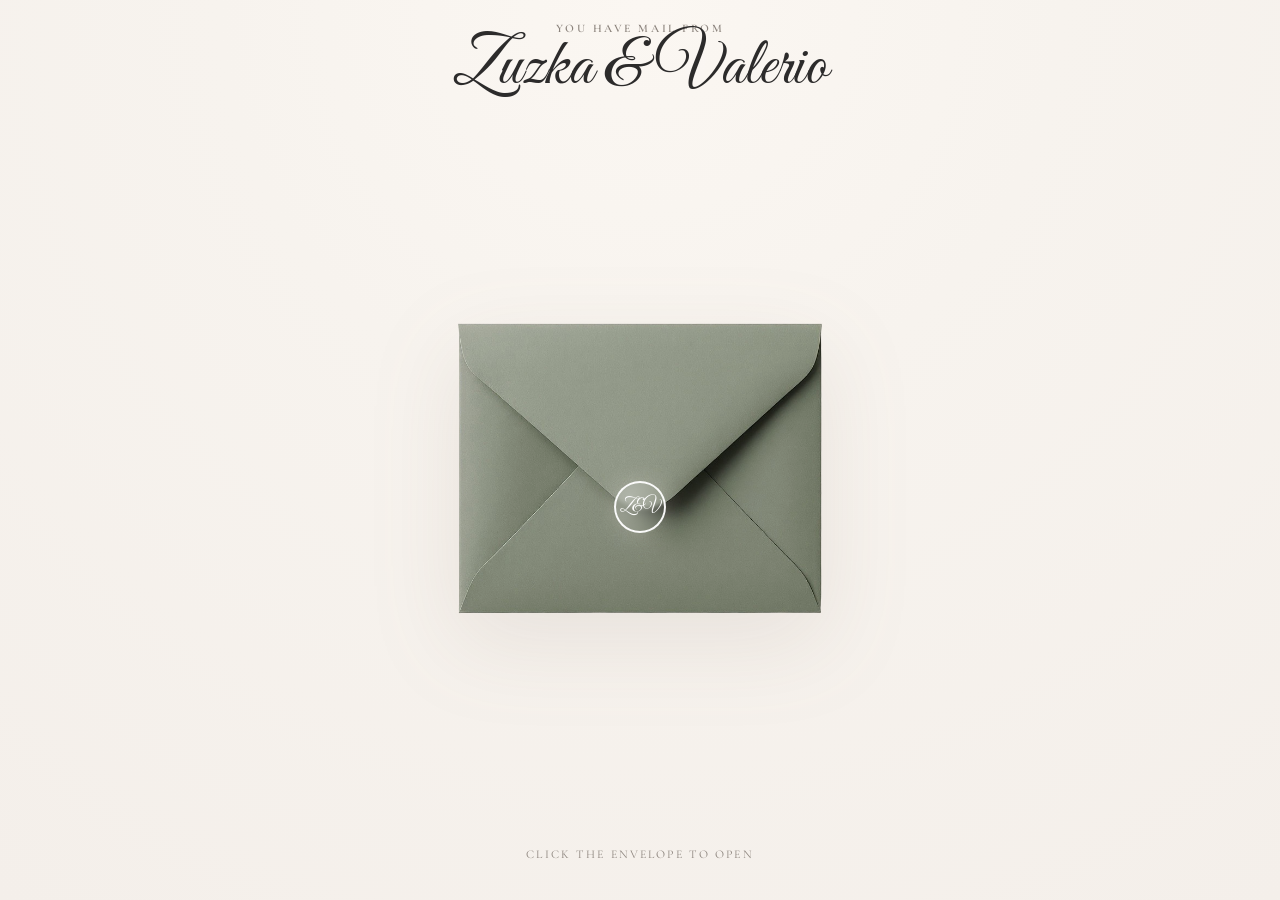
<file: index.html>
<!DOCTYPE html>
<html lang="en">
<head>
  <meta charset="UTF-8" />
  <meta name="viewport" content="width=device-width, initial-scale=1.0" />
  <title>Invitation</title>

  <link rel="preconnect" href="https://fonts.googleapis.com" />
  <link rel="preconnect" href="https://fonts.gstatic.com" crossorigin />
  <link
    href="https://fonts.googleapis.com/css2?family=Cormorant+Garamond:wght@400;500;600&family=Great+Vibes&display=swap"
    rel="stylesheet"
  />
  <link rel="stylesheet" href="style.css" />
</head>
<body class="intro-page-body">
  <iframe
    class="home-preview"
    id="homePreview"
    src="home.html"
    title="Wedding website"
  ></iframe>

  <div class="romantic-wash"></div>
  <div class="soft-glow"></div>

  <div class="sparkles">
    <span class="spark s1"></span>
    <span class="spark s2"></span>
    <span class="spark s3"></span>
    <span class="spark s4"></span>
    <span class="spark s5"></span>
    <span class="spark s6"></span>
  </div>


  <div class="intro-overlay" id="introOverlay">
    <main class="intro-wrap">
      <div class="intro-top">
        <p class="intro-kicker">You have mail from</p>
        <h1 class="intro-title">Zuzka &amp; Valerio</h1>
      </div>

      <button
        class="envelope-trigger"
        id="openEnvelope"
        type="button"
        aria-label="Open invitation"
      >
        <div class="envelope-stage">
          <img
            src="images/envelope-close.png"
            alt=""
            class="env-img env-closed"
            id="envClosed"
          />

          <img
            src="images/envelope-open.png"
            alt=""
            class="env-img env-open"
            id="envOpen"
          />

          <div class="env-letter" id="envLetter">
            <div class="env-letter-inner">
              <p class="env-letter-small">Wedding Invitation</p>
              <h2>Zuzka &amp; Valerio</h2>
              <p>19 September 2026</p>
              <p>Rimini, Italy</p>
            </div>
          </div>

          <div class="env-seal" id="envSeal">Z&amp;V</div>
        </div>
      </button>

      <div class="intro-bottom">
        <p class="intro-hint">Click the envelope to open</p>
      </div>
    </main>
  </div>
  

  <script>
    document.addEventListener("DOMContentLoaded", () => {
      const trigger = document.getElementById("openEnvelope");
      const body = document.body;
      const homePreview = document.getElementById("homePreview");

      let opened = false;
      let homeLoaded = false;

      if (homePreview) {
        homePreview.addEventListener("load", () => {
          homeLoaded = true;
          body.classList.add("home-loaded");
        });
      } else {
        homeLoaded = true;
        body.classList.add("home-loaded");
      }

      if (!trigger) return;

      trigger.addEventListener("click", () => {
        if (opened || !homeLoaded) return;
        opened = true;

        body.classList.add("opening");

        setTimeout(() => {
          body.classList.add("opened");
        }, 1700);
      });
    });
  </script>
</body>
</html>
</file>
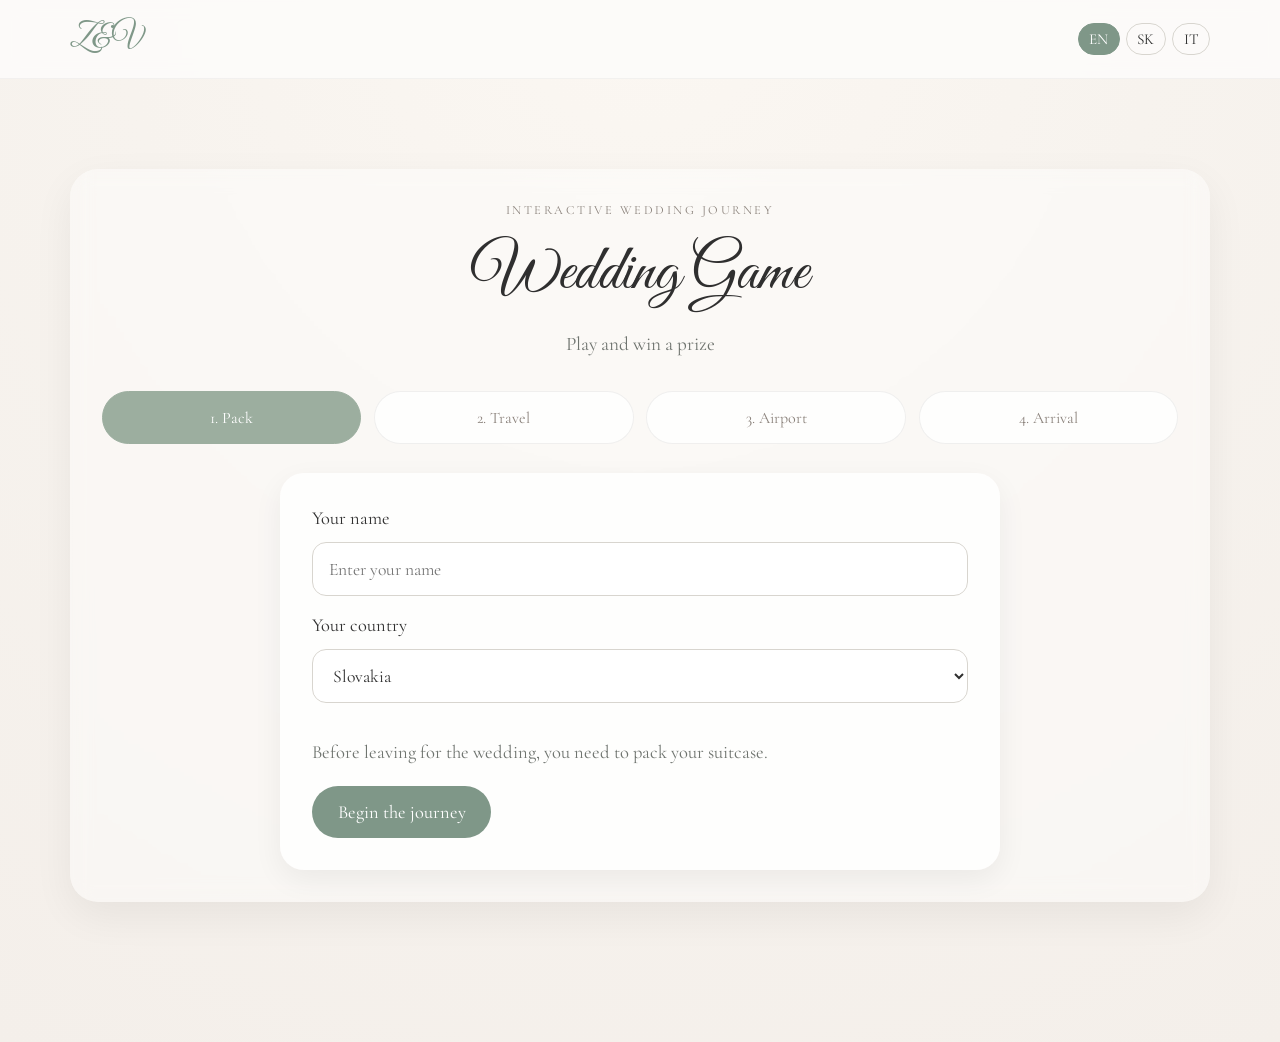
<file: game.html>
<!DOCTYPE html>
<html lang="en">
<head>
    <meta charset="UTF-8" />
    <meta name="viewport" content="width=device-width, initial-scale=1.0" />
    <title>Wedding Journey Game</title>

    <link rel="preconnect" href="https://fonts.googleapis.com" />
    <link rel="preconnect" href="https://fonts.gstatic.com" crossorigin />
    <link
            href="https://fonts.googleapis.com/css2?family=Cormorant+Garamond:wght@400;500;600&family=Great+Vibes&display=swap"
            rel="stylesheet"
    />
    <link rel="stylesheet" href="style.css" />
</head>
<body class="game-page-body">
<header class="topbar">
    <div class="container nav-wrap">
        <a href="index.html" class="brand">Z&amp;V</a>

        <div class="lang-switch">
            <button type="button" data-lang="en">EN</button>
            <button type="button" data-lang="sk">SK</button>
            <button type="button" data-lang="it">IT</button>
        </div>
    </div>
</header>

<main class="game-page">
    <section class="section">
        <div class="container">
            <div class="game-shell">
                <div class="game-head">
                    <p class="game-kicker" data-i18n="game.kicker">Interactive Wedding Journey</p>
                    <h1 class="section-title game-main-title" data-i18n="game.title">Journey to Rimini</h1>
                    <p class="game-subtitle" data-i18n="game.subtitle">
                        Pack wisely, travel safely, and arrive at the wedding.
                    </p>
                </div>

                <div class="game-progress-wrap">
                    <div class="game-step active" id="stepIndicator1">1. Pack</div>
                    <div class="game-step" id="stepIndicator2">2. Travel</div>
                    <div class="game-step" id="stepIndicator3">3. Airport</div>
                    <div class="game-step" id="stepIndicator4">4. Arrival</div>
                </div>

                <!-- Intro -->
                <div class="game-panel" id="introScreen">
                    <div class="game-intro-card">
                        <label class="game-label" for="guestName" data-i18n="game.nameLabel">Your name</label>
                        <input
                                id="guestName"
                                class="game-input"
                                type="text"
                                placeholder="Enter your name"
                                data-i18n-placeholder="game.namePlaceholder"
                        />
                        <label class="game-label" for="guestCountry">Your country</label>
                        <select id="guestCountry" class="game-input">
                            <option value="sk">Slovakia</option>
                            <option value="lu">Luxembourg</option>
                            <option value="it">Italy</option>
                        </select>
                        <p class="game-text" data-i18n="game.introText">
                            Before leaving for the wedding, you need to pack your suitcase.
                        </p>

                        <button class="play-btn" id="beginJourneyBtn" type="button" data-i18n="game.begin">
                            Begin the journey
                        </button>
                    </div>
                </div>
                <div class="game-panel hidden" id="storyScreen">
                    <div class="game-scene-card story-card">
                        <img id="storyImage" class="game-scene-image" alt="">
                        <p id="storyText" class="game-scene-text"></p>

                        <div class="final-slide-actions">
                            <button type="button" class="play-btn" id="storyNextBtn">Next</button>
                        </div>
                    </div>
                </div>
                <!-- Level 1 -->
                <div class="game-panel hidden" id="packingScreen">
                    <div class="packing-layout">
                        <div class="packing-side">
                            <h2 class="game-section-title" data-i18n="game.packTitle">Pack your suitcase</h2>
                            <p class="game-text" data-i18n="game.packText">
                                Drag the right items into the suitcase. Be careful what you bring.
                            </p>

                            <div class="packing-items" id="packingItems"></div>
                        </div>

                        <div class="packing-side">
                            <div class="suitcase-card">
                                <div class="suitcase-top">
                                    <h3 data-i18n="game.suitcase">Suitcase</h3>
                                    <span id="suitcaseCount">0 / 8</span>
                                </div>

                                <div class="suitcase-grid" id="suitcaseGrid"></div>

                                <div class="suitcase-actions">
                                    <button class="secondary-btn" id="resetSuitcaseBtn" type="button" data-i18n="game.reset">
                                        Reset
                                    </button>
                                    <button class="play-btn" id="finishPackingBtn" type="button" data-i18n="game.finishPacking">
                                        Continue
                                    </button>
                                </div>
                            </div>
                        </div>
                    </div>
                </div>

                <!-- Level 2 -->
                <div class="game-panel hidden" id="roadScreen">
                    <div class="road-topbar">
                        <div class="road-badge">
                            <span data-i18n="game.progress">Progress</span>
                            <strong id="roadProgressText">0%</strong>
                        </div>
                        <div class="road-badge">
                            <span data-i18n="game.delays">Traffic hits</span>
                            <strong id="roadHitsText">0</strong>
                        </div>
                    </div>

                    <canvas id="roadCanvas" width="1100" height="460"></canvas>

                    <p class="game-text center" data-i18n="game.roadHelp">
                        Use ↑ and ↓ to change lanes and avoid delays on the way to the airport.
                    </p>
                </div>

                <!-- Level 3 -->
                <div class="game-panel hidden" id="securityScreen">
                    <div class="security-card">
                        <h2 class="game-section-title" data-i18n="game.securityTitle">Airport security</h2>
                        <p class="game-text" id="securityMessage">
                            Your suitcase is being checked.
                        </p>

                        <div class="scanner-wrap">
                            <div class="scanner-belt">
                                <div class="scanner-suitcase" id="scannerSuitcase">🧳</div>
                                <div class="scanner-gate" id="scannerGate">
                                    <div class="scanner-light" id="scannerLight"></div>
                                </div>
                            </div>
                        </div>

                        <div class="security-actions hidden" id="securityRetryWrap">
                            <button class="play-btn" id="repackBtn" type="button" data-i18n="game.repack">
                                Repack the suitcase
                            </button>
                        </div>
                    </div>
                </div>

                <!-- Final -->
                <div class="game-panel hidden" id="finalScreen">
                    <div class="final-scene">
                        <div class="final-overlay">
                            <p class="game-kicker">Rimini</p>
                            <h2 class="final-title" data-i18n="game.finalTitle">You made it</h2>
                            <p class="final-text" id="finalPersonalText">
                                Welcome to Rimini.
                            </p>
                            <p class="final-reward" data-i18n="game.rewardText">
                                Your prize: a dance with the newlyweds
                            </p>

                            <div class="game-win-actions">
                                <button class="play-btn" id="downloadPrizeBtn" type="button" data-i18n="game.downloadPrize">
                                    Download your prize
                                </button>
                                <a class="secondary-btn" href="index.html" data-i18n="game.backSite">Back to website</a>
                            </div>
                        </div>
                    </div>
                </div>

            </div>
        </div>
    </section>
</main>

<script src="script.js"></script>
<script src="game.js"></script>
</body>
</html>
</file>
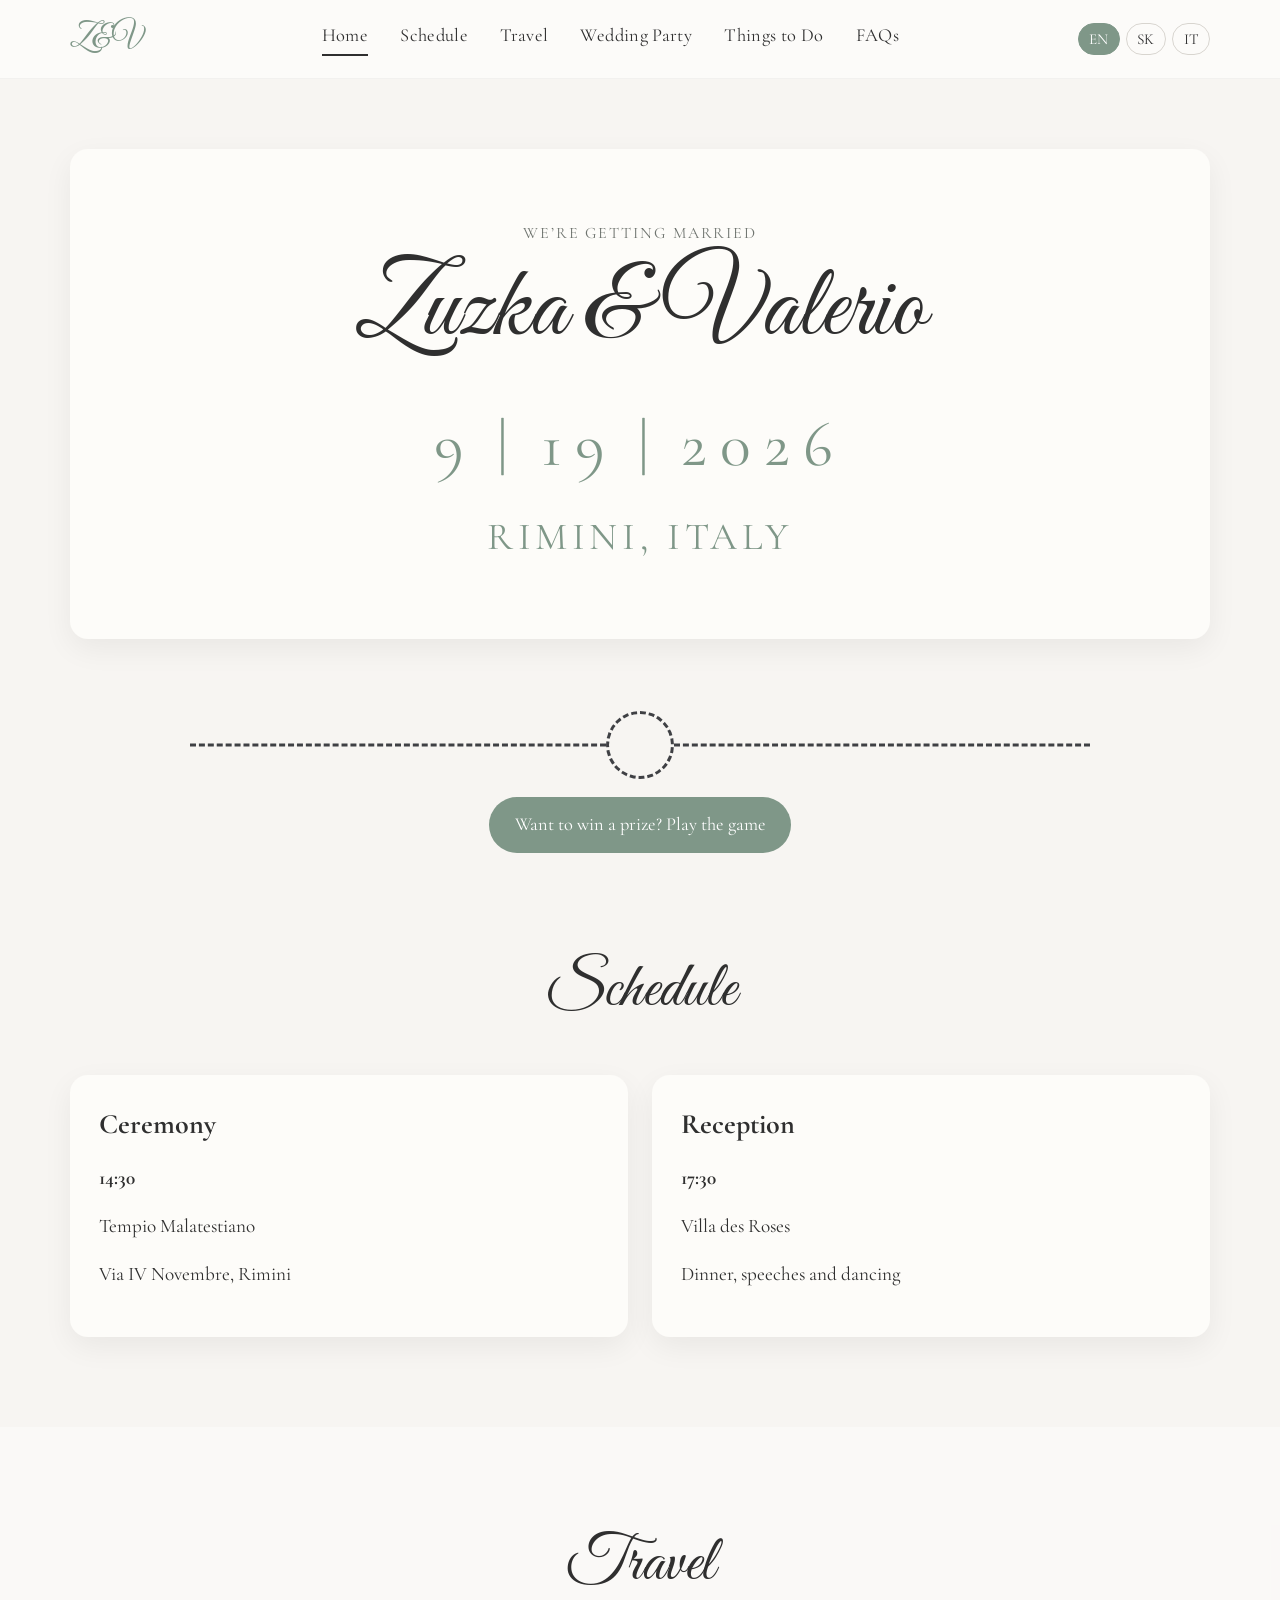
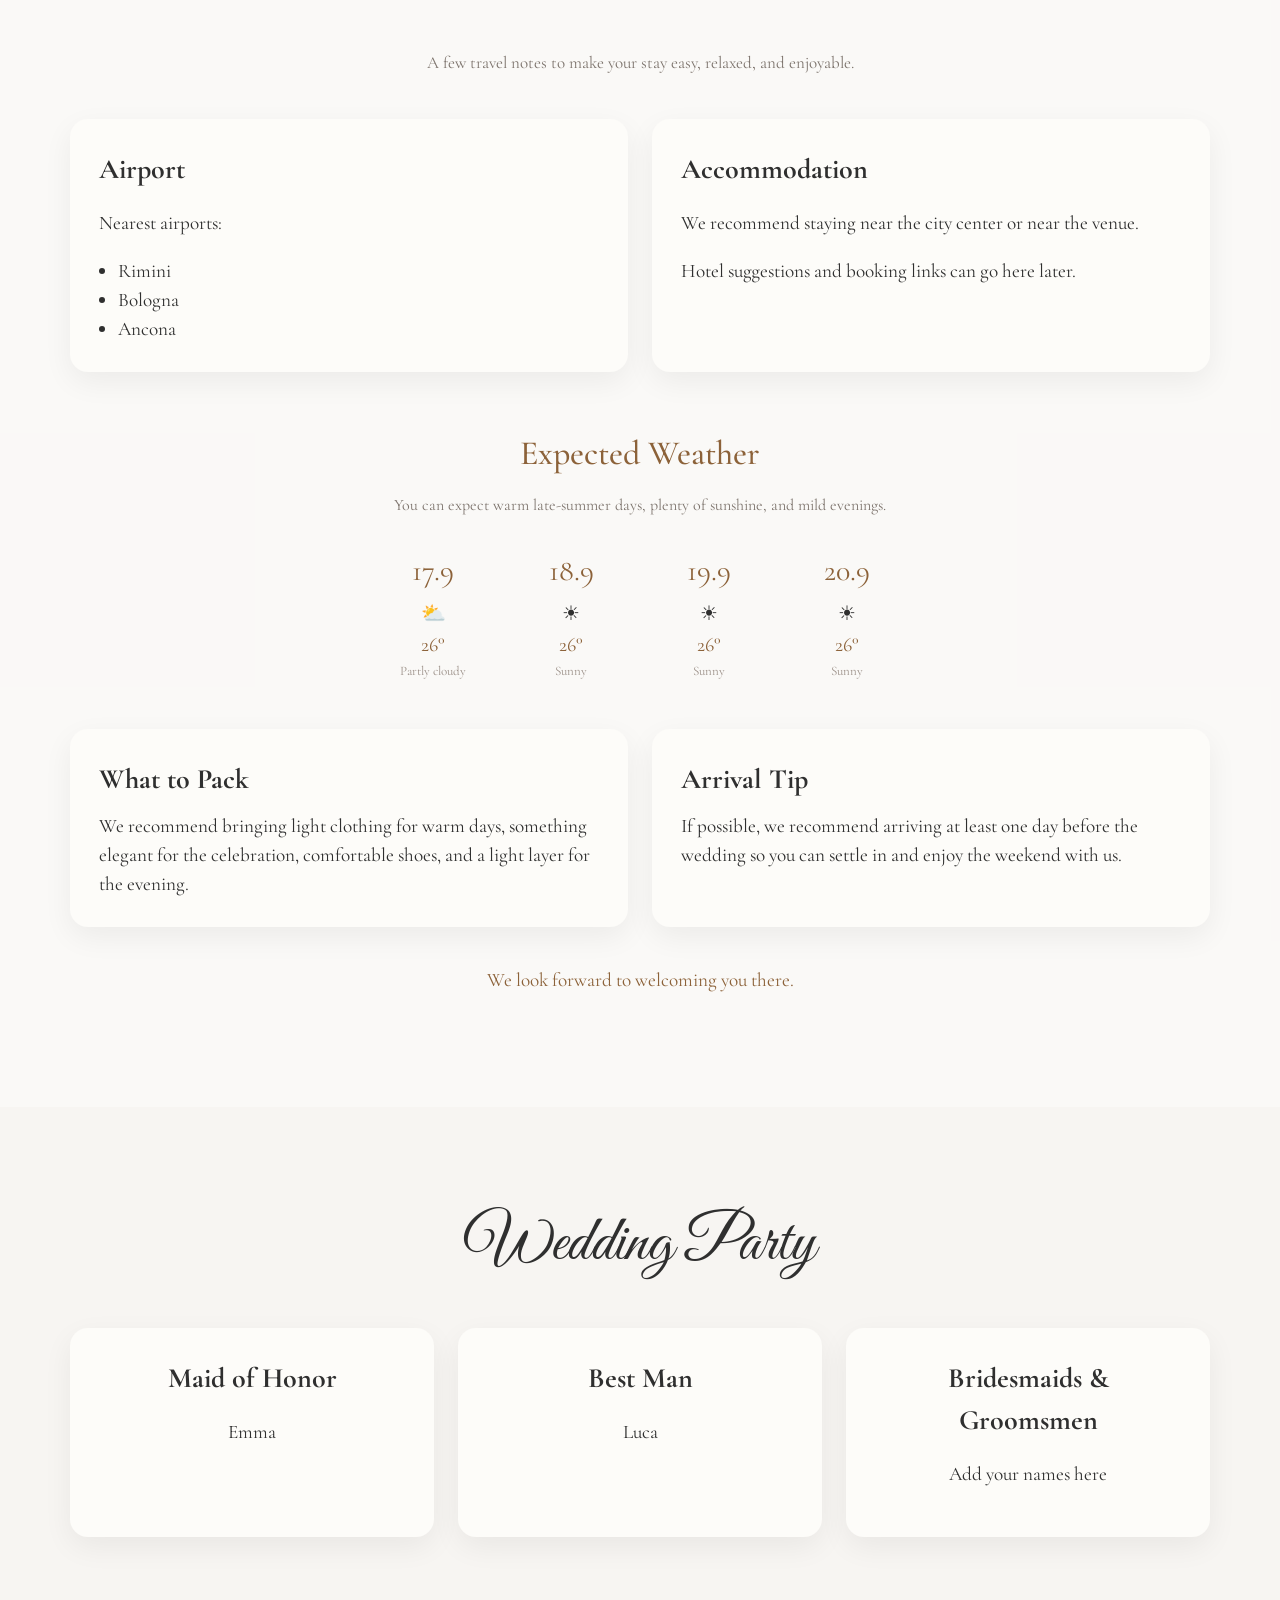
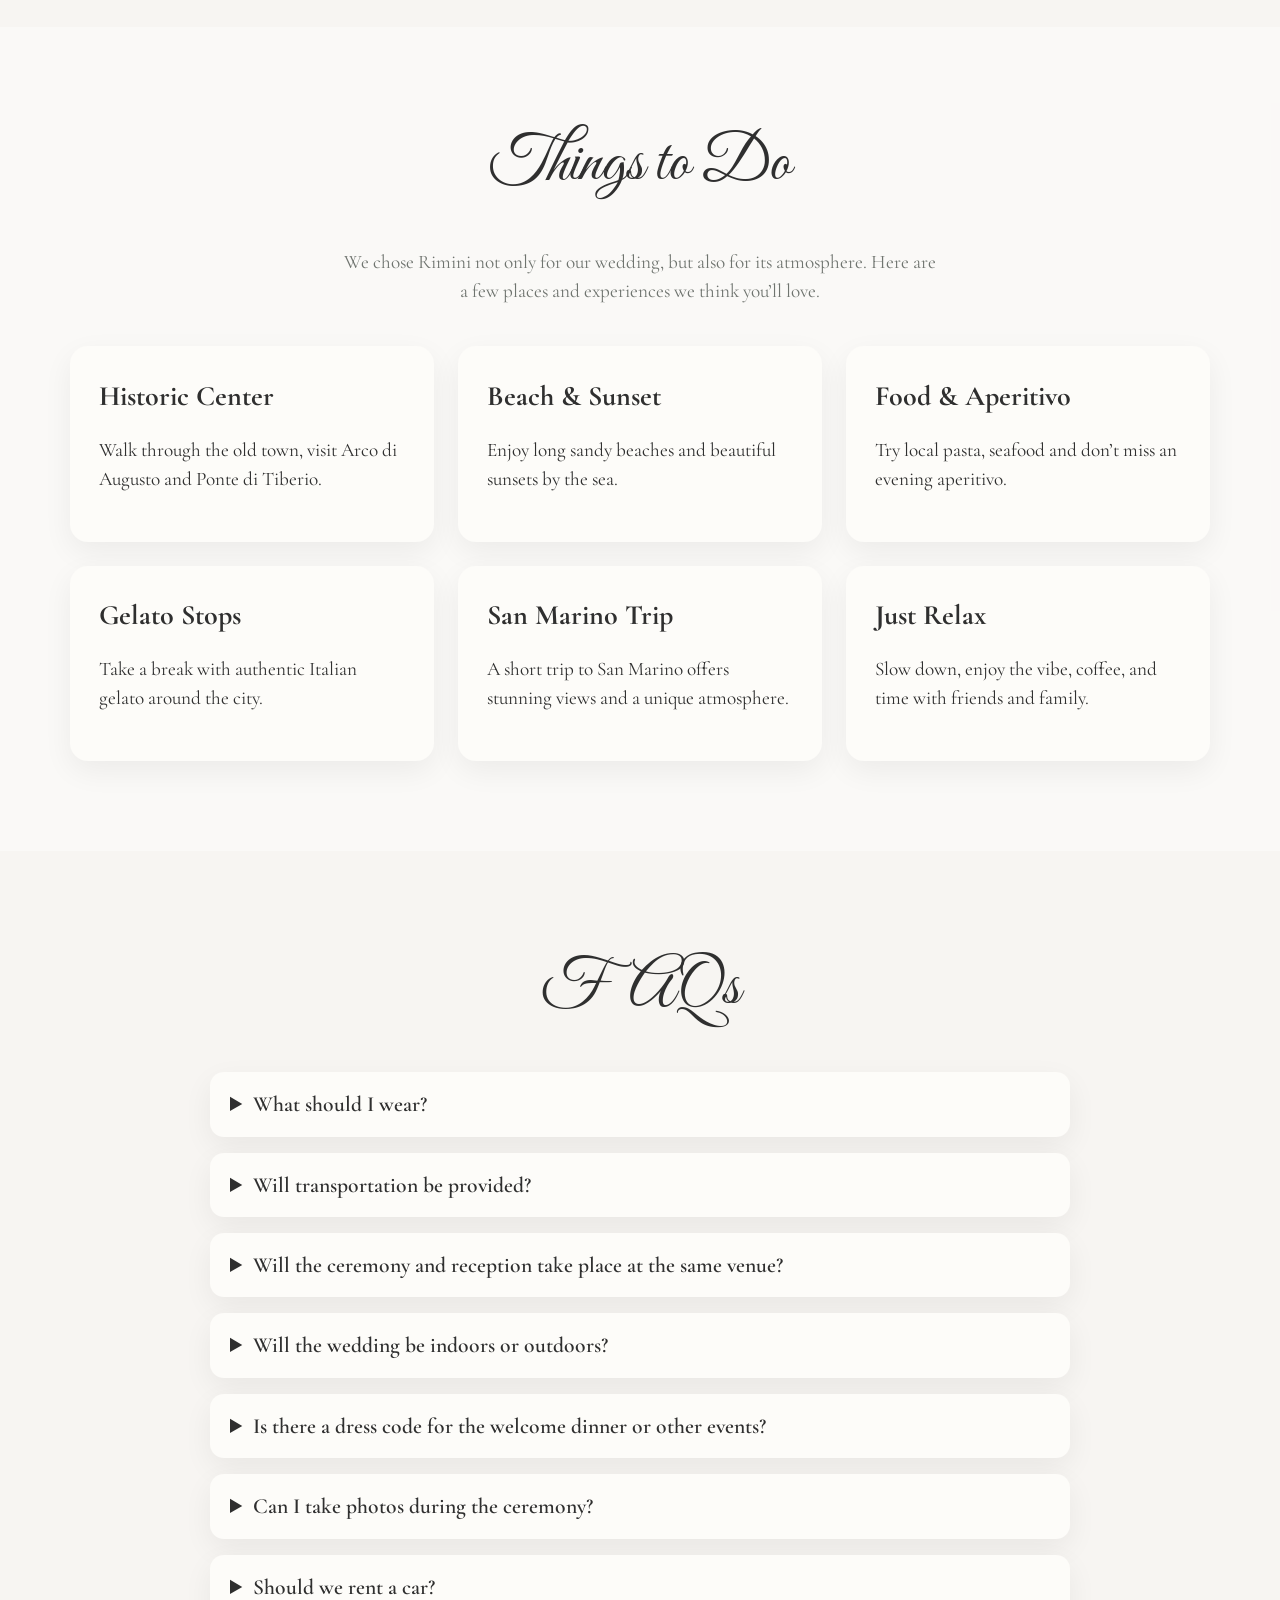
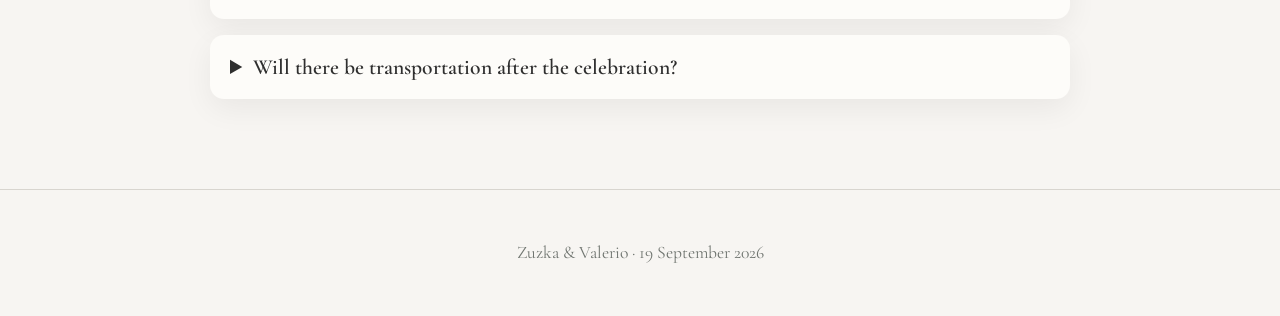
<file: home.html>
<!DOCTYPE html>
<html lang="en">
<head>
  <meta charset="UTF-8" />
  <meta name="viewport" content="width=device-width, initial-scale=1.0" />
  <title>Zuzka & Valerio</title>
  <meta
    name="description"
    content="Wedding website of Zuzka and Valerio – schedule, travel, wedding party, tips and FAQ."
  />
  <link rel="preconnect" href="https://fonts.googleapis.com" />
  <link rel="preconnect" href="https://fonts.gstatic.com" crossorigin />
  <link
    href="https://fonts.googleapis.com/css2?family=Cormorant+Garamond:wght@400;500;600&family=Great+Vibes&display=swap"
    rel="stylesheet"
  />
  <link rel="stylesheet" href="style.css" />
</head>
<body>
  <header class="topbar">
    <div class="container nav-wrap">
      <a href="#home" class="brand">Z&amp;V</a>

      <button class="nav-toggle" id="navToggle" aria-label="Open menu">
        ☰
      </button>

      <nav class="nav" id="nav">
        <a href="#home" class="nav-link active" data-i18n="nav.home">Home</a>
        <a href="#schedule" class="nav-link" data-i18n="nav.schedule">Schedule</a>
        <a href="#travel" class="nav-link" data-i18n="nav.travel">Travel</a>
        <a href="#party" class="nav-link" data-i18n="nav.party">Wedding Party</a>
        <a href="#todo" class="nav-link" data-i18n="nav.todo">Things to Do</a>
        <a href="#faq" class="nav-link" data-i18n="nav.faq">FAQs</a>
      </nav>

      <div class="lang-switch">
        <button type="button" data-lang="en">EN</button>
        <button type="button" data-lang="sk">SK</button>
        <button type="button" data-lang="it">IT</button>
      </div>
    </div>
  </header>

  <main>
    <section id="home" class="hero section">
      <div class="container">
        <div class="hero-card">
          <p class="eyebrow" data-i18n="hero.eyebrow">We’re getting married</p>
          <h1 class="names">Zuzka &amp; Valerio</h1>

          <div class="date-row" aria-label="Wedding date">
            <span>9</span>
            <span class="divider">|</span>
            <span>19</span>
            <span class="divider">|</span>
            <span>2026</span>
          </div>

          <p class="location" data-i18n="hero.location">Rimini, Italy</p>
        </div>
      </div>
    </section>

    <section class="ornament-section">
      <div class="ornament-line">
        <span class="ornament-circle"></span>
      </div>
    </section>
      <div class="hero-game-cta">
          <a href="game.html" class="play-btn" data-i18n="hero.playGame">Want to win a prize? Play the game</a>
      </div>
    <section id="schedule" class="section">
      <div class="container">
        <h2 class="section-title" data-i18n="schedule.title">Schedule</h2>
        <div class="grid two-cols">
          <article class="info-card">
            <h3 data-i18n="schedule.ceremonyTitle">Ceremony</h3>
            <p><strong>14:30</strong></p>
            <p>Tempio Malatestiano</p>
            <p>Via IV Novembre, Rimini</p>
          </article>

          <article class="info-card">
            <h3 data-i18n="schedule.receptionTitle">Reception</h3>
            <p><strong>17:30</strong></p>
            <p>Villa des Roses</p>
            <p data-i18n="schedule.receptionText">Dinner, speeches and dancing</p>
          </article>
        </div>
      </div>
    </section>

    <section id="travel" class="section alt-bg">
      <div class="container">
        <h2 class="section-title" data-i18n="travel.title">Travel</h2>
        <p class="travel-intro" data-i18n="travel.intro">
          A few travel notes to make your stay easy, relaxed, and enjoyable.
        </p>

        <div class="grid two-cols">
          <article class="info-card">
            <h3 data-i18n="travel.airportTitle">Airport</h3>
            <p data-i18n="travel.airportText">
              For those traveling by air, the nearest airports are:
            </p>
            <ul>
              <li>Rimini</li>
              <li>Bologna</li>
              <li>Ancona</li>
            </ul>
          </article>

          <article class="info-card">
            <h3 data-i18n="travel.accommodationTitle">Accommodation</h3>
            <p data-i18n="travel.accommodationText1">
              For a comfortable stay, we suggest choosing accommodation either in the city center or near the venue.
            </p>
            <p data-i18n="travel.accommodationText2">
              We will add a few hotel suggestions and helpful booking links here soon.
            </p>
          </article>
        </div>

        <section class="travel-weather">
          <h3 class="travel-weather-title" data-i18n="travel.weatherTitle">Expected Weather</h3>
          <p class="travel-weather-intro" data-i18n="travel.weatherIntro">
            You can expect warm late-summer days, plenty of sunshine, and mild evenings.
          </p>

          <div class="weather-grid">
            <div class="day-card">
              <div class="day-number">17.9</div>
              <div class="weather-icon">⛅</div>
              <div class="weather-temp">26°</div>
              <div class="weather-text" data-i18n="travel.weatherDay1">Partly cloudy</div>
            </div>

            <div class="day-card">
              <div class="day-number">18.9</div>
              <div class="weather-icon">☀</div>
              <div class="weather-temp">26°</div>
              <div class="weather-text" data-i18n="travel.weatherDay2">Sunny</div>
            </div>

            <div class="day-card">
              <div class="day-number">19.9</div>
              <div class="weather-icon">☀</div>
              <div class="weather-temp">26°</div>
              <div class="weather-text" data-i18n="travel.weatherDay3">Sunny</div>
            </div>

            <div class="day-card">
              <div class="day-number">20.9</div>
              <div class="weather-icon">☀</div>
              <div class="weather-temp">26°</div>
              <div class="weather-text" data-i18n="travel.weatherDay4">Sunny</div>
            </div>
          </div>
        </section>

        <div class="travel-extra">
          <div class="info-card travel-extra-card">
            <h3 data-i18n="travel.packTitle">What to Pack</h3>
            <p data-i18n="travel.packText">
              We recommend bringing light clothing for warm days, something elegant for the celebration, comfortable shoes, and a light layer for the evening.
            </p>
          </div>

          <div class="info-card travel-extra-card">
            <h3 data-i18n="travel.arrivalTitle">Arrival Tip</h3>
            <p data-i18n="travel.arrivalText">
              If possible, we recommend arriving at least one day before the wedding so you can settle in and enjoy the weekend with us.
            </p>
          </div>
        </div>

        <p class="travel-closing" data-i18n="travel.closing">
          We look forward to welcoming you there.
        </p>
      </div>
    </section>

    <section id="party" class="section">
      <div class="container">
        <h2 class="section-title" data-i18n="party.title">Wedding Party</h2>
        <div class="grid three-cols">
          <article class="info-card center">
            <h3 data-i18n="party.maidOfHonor">Maid of Honor</h3>
            <p>Emma</p>
          </article>
          <article class="info-card center">
            <h3 data-i18n="party.bestMan">Best Man</h3>
            <p>Luca</p>
          </article>
          <article class="info-card center">
            <h3 data-i18n="party.groupTitle">Bridesmaids &amp; Groomsmen</h3>
            <p data-i18n="party.groupText">Add your names here</p>
          </article>
        </div>
      </div>
    </section>

    <section id="todo" class="section alt-bg">
      <div class="container">
        <h2 class="section-title" data-i18n="todo.title">Things to Do</h2>

        <p class="section-intro" data-i18n="todo.intro">
          We chose Rimini not only for our wedding, but also for its atmosphere.
          Here are a few places and experiences we think you’ll love.
        </p>

        <div class="grid three-cols">
          <article class="info-card">
            <h3 data-i18n="todo.centerTitle">Historic Center</h3>
            <p data-i18n="todo.centerText">
              Walk through the old town, visit Arco di Augusto and Ponte di Tiberio.
            </p>
          </article>

          <article class="info-card">
            <h3 data-i18n="todo.beachTitle">Beach & Sunset</h3>
            <p data-i18n="todo.beachText">
              Enjoy long sandy beaches and beautiful sunsets by the sea.
            </p>
          </article>

          <article class="info-card">
            <h3 data-i18n="todo.foodTitle">Food & Aperitivo</h3>
            <p data-i18n="todo.foodText">
              Try local pasta, seafood and don’t miss an evening aperitivo.
            </p>
          </article>

          <article class="info-card">
            <h3 data-i18n="todo.gelatoTitle">Gelato Stops</h3>
            <p data-i18n="todo.gelatoText">
              Take a break with authentic Italian gelato around the city.
            </p>
          </article>

          <article class="info-card">
            <h3 data-i18n="todo.sanmarinoTitle">San Marino Trip</h3>
            <p data-i18n="todo.sanmarinoText">
              A short trip to San Marino offers stunning views and a unique atmosphere.
            </p>
          </article>

          <article class="info-card">
            <h3 data-i18n="todo.relaxTitle">Just Relax</h3>
            <p data-i18n="todo.relaxText">
              Slow down, enjoy the vibe, coffee, and time with friends and family.
            </p>
          </article>
        </div>
      </div>
    </section>

    <section id="faq" class="section">
      <div class="container">
        <h2 class="section-title" data-i18n="faq.title">FAQs</h2>

        <div class="faq-list">
          <details class="faq-item">
            <summary data-i18n="faq.q1">What should I wear?</summary>
            <p data-i18n="faq.a1">
              We would love to see everyone dressed in elegant wedding attire. Think classic, refined, and appropriate for a warm late-summer celebration.
            </p>
          </details>

          <details class="faq-item">
            <summary data-i18n="faq.q2">Will transportation be provided?</summary>
            <p data-i18n="faq.a2">
              Information will be shared closer to the wedding.
            </p>
          </details>

          <details class="faq-item">
            <summary data-i18n="faq.q3">Will the ceremony and reception take place at the same venue?</summary>
            <p data-i18n="faq.a3">
              The ceremony will take place in the church, followed by a transfer to the reception venue.
            </p>
          </details>

          <details class="faq-item">
            <summary data-i18n="faq.q4">Will the wedding be indoors or outdoors?</summary>
            <p data-i18n="faq.a4">
              If the weather is nice, the celebration will be held outdoors. In case of unfavorable weather, everything will take place indoors.
            </p>
          </details>

          <details class="faq-item">
            <summary data-i18n="faq.q5">Is there a dress code for the welcome dinner or other events?</summary>
            <p data-i18n="faq.a5">
              Details will be shared closer to the date.
            </p>
          </details>

          <details class="faq-item">
            <summary data-i18n="faq.q6">Can I take photos during the ceremony?</summary>
            <p data-i18n="faq.a6">
              Yes, you are welcome to take photos.
            </p>
          </details>

          <details class="faq-item">
            <summary data-i18n="faq.q7">Should we rent a car?</summary>
            <p data-i18n="faq.a7">
              Renting a car can be helpful, but it is not necessary.
            </p>
          </details>

          <details class="faq-item">
            <summary data-i18n="faq.q8">Will there be transportation after the celebration?</summary>
            <p data-i18n="faq.a8">
              Information will be shared closer to the wedding.
            </p>
          </details>
        </div>
      </div>
    </section>
  </main>

  <footer class="footer">
    <div class="container">
      <p data-i18n="footer.text">Zuzka &amp; Valerio · 19 September 2026</p>
    </div>
  </footer>

  <script src="script.js"></script>
</body>
</html>
</file>
<file: style.css>
:root {
  --bg: #f7f5f2;
  --card: #fdfcf9;
  --text: #2f2f2f;
  --muted: #6f746f;
  --accent: #7f9788;
  --secondary: #7f9788;
  --line: #d8d5cf;
  --shadow: 0 10px 30px rgba(0, 0, 0, 0.06);
  --radius: 18px;
  --max-width: 1140px;
}

* {
  box-sizing: border-box;
}

html {
  scroll-behavior: smooth;
  overflow-x: hidden;
  overflow-y: auto;
}

body {
  margin: 0;
  font-family: "Cormorant Garamond", serif;
  color: var(--text);
  background: var(--bg);
  line-height: 1.5;
  overflow-x: hidden;
  overflow-y: auto;
}

img {
  max-width: 100%;
  display: block;
}

a {
  color: inherit;
  text-decoration: none;
}

button,
a {
  touch-action: manipulation;
}

.container {
  width: min(92%, var(--max-width));
  margin: 0 auto;
}

/* =========================
   INTRO REVEAL PAGE
========================= */

.intro-page-body {
  margin: 0;
  height: 100vh;
  overflow: hidden;
  background: radial-gradient(circle at top, #fbf7f2 0%, #f7f3ee 38%, #f4efea 100%);
  font-family: "Cormorant Garamond", serif;
}

.home-preview {
  position: fixed;
  inset: 0;
  width: 100%;
  height: 100%;
  border: 0;
  opacity: 0;
  visibility: visible;
  transform: scale(1.02);
  filter: blur(12px) brightness(1.04) saturate(0.96);
  background: #f6f4f0;
  z-index: 1;
  pointer-events: auto;
  transition:
    opacity 2s ease,
    transform 2.2s ease,
    filter 2.2s ease;
}

.home-loaded .home-preview {
  opacity: 0;
}

.opening .home-preview {
  opacity: 1;
  transform: scale(1);
  filter: blur(0) brightness(1) saturate(1);
}

.reveal-mist {
  position: fixed;
  inset: 0;
  z-index: 2;
  pointer-events: none;
  opacity: 1;
  background:
    radial-gradient(
      circle at 50% 45%,
      rgba(255, 255, 255, 0.98) 0%,
      rgba(255, 250, 245, 0.88) 18%,
      rgba(255, 248, 241, 0.55) 36%,
      rgba(255, 248, 241, 0.2) 58%,
      rgba(255, 255, 255, 0) 76%
    );
  filter: blur(16px);
  transition:
    opacity 2s ease,
    filter 2s ease;
}

.home-loaded .reveal-mist {
  opacity: 1;
}

.opening .reveal-mist {
  opacity: 0;
  filter: blur(28px);
}

.soft-glow {
  position: fixed;
  inset: 0;
  z-index: 3;
  pointer-events: none;
  opacity: 0;
  background:
    radial-gradient(
      circle at 50% 50%,
      rgba(255, 244, 232, 0.65) 0%,
      rgba(255, 244, 232, 0.38) 28%,
      rgba(255, 244, 232, 0.1) 52%,
      rgba(255, 244, 232, 0) 72%
    );
  filter: blur(26px);
  transition: opacity 1.8s ease;
}

.opening .soft-glow {
  opacity: 1;
}

.opened .soft-glow {
  opacity: 0;
}

/* sparkles */

.sparkles {
  position: fixed;
  inset: 0;
  z-index: 4;
  pointer-events: none;
}

.spark {
  position: absolute;
  width: 6px;
  height: 6px;
  border-radius: 50%;
  background: rgba(255, 248, 240, 0.95);
  box-shadow:
    0 0 10px rgba(255, 255, 255, 0.95),
    0 0 18px rgba(255, 244, 232, 0.75);
  opacity: 0;
  transform: scale(0.6);
}

.opening .spark {
  animation: sparkleFloat 1.8s ease forwards;
}

.s1 { top: 24%; left: 34%; animation-delay: 0.05s; }
.s2 { top: 30%; left: 62%; animation-delay: 0.18s; }
.s3 { top: 42%; left: 28%; animation-delay: 0.3s; }
.s4 { top: 46%; left: 70%; animation-delay: 0.42s; }
.s5 { top: 58%; left: 40%; animation-delay: 0.56s; }
.s6 { top: 63%; left: 58%; animation-delay: 0.7s; }

@keyframes sparkleFloat {
  0% {
    opacity: 0;
    transform: translateY(10px) scale(0.4);
  }
  20% {
    opacity: 0.95;
    transform: translateY(0) scale(1);
  }
  60% {
    opacity: 0.75;
    transform: translateY(-14px) scale(0.9);
  }
  100% {
    opacity: 0;
    transform: translateY(-28px) scale(0.4);
  }
}

.intro-overlay {
  position: fixed;
  inset: 0;
  background: radial-gradient(circle at top, #fbf7f2 0%, #f7f3ee 38%, #f4efea 100%);
  display: flex;
  align-items: center;
  justify-content: center;
  padding: 10px 24px 16px;
  z-index: 5;
  opacity: 1;
  transform: scale(1);
  transition:
    opacity 1.8s ease,
    transform 2s ease,
    filter 1.8s ease,
    visibility 0s linear 0s;
}

.intro-wrap {
  width: 100%;
  max-width: 1180px;
  height: 100%;
  display: grid;
  grid-template-rows: auto 1fr auto;
  align-items: center;
  justify-items: center;
  text-align: center;
  padding: 10px 0 12px;
}

.intro-top {
  display: flex;
  flex-direction: column;
  align-items: center;
  gap: 2px;
  margin-bottom: 0;
  transition:
    opacity 1.4s ease,
    transform 1.6s ease,
    filter 1.6s ease;
}

.intro-kicker {
  margin: 0;
  font-size: 0.72rem;
  letter-spacing: 0.22em;
  text-transform: uppercase;
  color: #8a827b;
  font-weight: 600;
}

.intro-title {
  margin: 0;
  font-family: "Great Vibes", cursive;
  font-size: clamp(2.9rem, 5.2vw, 5.6rem);
  font-weight: 400;
  line-height: 0.9;
  color: #2c2b2b;
  text-shadow: 0 2px 18px rgba(255, 255, 255, 0.35);
}

.intro-title span {
  display: inline-block;
  margin: 0 0.04em;
}

.intro-bottom {
  margin-top: 0;
  padding-bottom: 8px;
  transition:
    opacity 1.4s ease,
    transform 1.6s ease,
    filter 1.6s ease;
}

.intro-hint {
  margin: 0;
  font-size: 0.74rem;
  letter-spacing: 0.18em;
  text-transform: uppercase;
  color: #8a827b;
}

.envelope-trigger {
  border: none;
  background: transparent;
  padding: 0;
  cursor: pointer;
  opacity: 1;
  position: relative;
  z-index: 6;
  animation: floatEnvelope 4.8s ease-in-out infinite;
  transition: transform 0.45s ease, opacity 0.45s ease;
}

.envelope-trigger:hover {
  transform: translateY(-5px) scale(1.01);
}

.intro-page-body:not(.home-loaded) .envelope-trigger {
  pointer-events: none;
  opacity: 0.78;
}

.home-loaded .envelope-trigger {
  pointer-events: auto;
}

.envelope-stage {
  position: relative;
  width: min(92vw, 900px);
  height: min(62vh, 560px);
  margin: -10px auto 0;
  user-select: none;
  -webkit-user-select: none;
}

.env-img {
  position: absolute;
  inset: 0;
  width: 100%;
  height: 100%;
  object-fit: contain;
  display: block;
  filter: drop-shadow(0 28px 44px rgba(120, 101, 84, 0.11));
  transition:
    opacity 1.35s ease,
    transform 1.8s cubic-bezier(0.2, 0.72, 0.2, 1),
    filter 1.8s ease;
  user-select: none;
  -webkit-user-drag: none;
  pointer-events: none;
  transform-origin: center center;
}

.env-closed {
  opacity: 1;
  transform: scale(1) translateY(0) rotate(0deg);
  z-index: 3;
}

.env-open {
  opacity: 0;
  transform: scale(1.018) translateY(14px) rotate(0.4deg);
  z-index: 2;
}

.env-seal {
  position: absolute;
  left: 50%;
  top: 57%;
  transform: translate(-50%, -50%);
  width: 52px;
  height: 52px;
  border-radius: 50%;
  border: 2px solid rgba(255, 255, 255, 0.95);
  background: radial-gradient(circle at 30% 30%, rgba(255, 255, 255, 0.3), rgba(255, 255, 255, 0.06));
  box-shadow:
    0 0 24px rgba(255, 248, 241, 0.22),
    0 0 48px rgba(255, 248, 241, 0.08);
  backdrop-filter: blur(2px);
  display: flex;
  align-items: center;
  justify-content: center;
  font-family: "Great Vibes", cursive;
  font-size: 1.15rem;
  color: rgba(255, 255, 255, 0.98);
  z-index: 4;
  transition:
    opacity 0.55s ease,
    transform 1s ease,
    filter 1s ease,
    box-shadow 1s ease;
  pointer-events: none;
}

.env-letter {
  display: none;
  pointer-events: none;
}

.opening .envelope-trigger,
.opened .envelope-trigger {
  animation: none;
}

.opening .env-closed {
  opacity: 0;
  transform: scale(0.988) translateY(-16px) rotate(-1.2deg);
  filter: drop-shadow(0 26px 34px rgba(120, 101, 84, 0.08));
}

.opening .env-open {
  opacity: 1;
  transform: scale(1.07) translateY(-28px) rotate(1.1deg);
  filter: drop-shadow(0 22px 32px rgba(120, 101, 84, 0.05));
}

.opening .env-seal {
  opacity: 0;
  transform: translate(-50%, -50%) scale(0.62);
  filter: blur(4px);
  box-shadow: 0 0 60px rgba(255, 248, 241, 0.2);
}

.opening .intro-top {
  opacity: 0.14;
  transform: translateY(-20px);
  filter: blur(2px);
}

.opening .intro-bottom {
  opacity: 0;
  transform: translateY(18px);
  filter: blur(3px);
}

.opened .intro-overlay {
  opacity: 0;
  transform: scale(1.03);
  filter: blur(12px);
  pointer-events: none;
  visibility: hidden;
}

@keyframes floatEnvelope {
  0%,
  100% {
    transform: translateY(0);
  }
  50% {
    transform: translateY(-7px);
  }
}

/* =========================
   MAIN WEBSITE
========================= */

.topbar {
  position: sticky;
  top: 0;
  z-index: 50;
  background: rgba(252, 251, 250, 0.92);
  backdrop-filter: blur(8px);
  border-bottom: 1px solid rgba(0, 0, 0, 0.04);
}

.nav-wrap {
  display: flex;
  align-items: center;
  justify-content: space-between;
  min-height: 78px;
}

.brand {
  font-family: "Great Vibes", cursive;
  font-size: 2rem;
  color: var(--accent);
}

.nav {
  display: flex;
  gap: 2rem;
  align-items: center;
}

.nav-link {
  position: relative;
  font-size: 1.15rem;
  letter-spacing: 0.02em;
  padding-bottom: 0.35rem;
}

.nav-link::after {
  content: "";
  position: absolute;
  left: 0;
  bottom: 0;
  width: 0;
  height: 2px;
  background: var(--text);
  transition: width 0.25s ease;
}

.nav-link:hover::after,
.nav-link.active::after {
  width: 100%;
}

.nav-toggle {
  display: none;
  border: none;
  background: transparent;
  font-size: 1.8rem;
  cursor: pointer;
  color: var(--text);
}

.lang-switch {
  display: flex;
  gap: 0.4rem;
  align-items: center;
  position: relative;
  z-index: 60;
}

.lang-switch button {
  border: 1px solid var(--line);
  background: transparent;
  padding: 0.35rem 0.65rem;
  font-family: inherit;
  font-size: 0.95rem;
  cursor: pointer;
  color: var(--text);
  border-radius: 999px;
  transition:
    background 0.2s ease,
    color 0.2s ease,
    border-color 0.2s ease,
    transform 0.2s ease;
}

.lang-switch button:hover {
  background: var(--card);
}

.lang-switch button:active {
  transform: translateY(1px);
}

.lang-switch button.active {
  background: var(--accent);
  color: #fff;
  border-color: var(--accent);
}

.section {
  padding: 90px 0;
  position: relative;
  z-index: 1;
}

.hero {
  padding-top: 70px;
  padding-bottom: 70px;
}

.hero-card {
  background: var(--card);
  border-radius: var(--radius);
  box-shadow: var(--shadow);
  padding: 4.5rem 2rem;
  text-align: center;
}

.eyebrow {
  margin: 0 0 0.8rem;
  font-size: 1rem;
  color: var(--muted);
  letter-spacing: 0.12em;
  text-transform: uppercase;
}

.names {
  margin: 0;
  font-family: "Great Vibes", cursive;
  font-weight: 400;
  font-size: clamp(3.5rem, 8vw, 6.5rem);
  line-height: 1.05;
  color: var(--text);
}

.date-row {
  margin-top: 2rem;
  display: flex;
  justify-content: center;
  align-items: center;
  gap: 1.25rem;
  font-size: clamp(2.2rem, 5vw, 4.2rem);
  letter-spacing: 0.2em;
  color: var(--secondary);
}

.divider {
  color: var(--secondary);
}

.location {
  margin: 1rem 0 0;
  text-transform: uppercase;
  letter-spacing: 0.12em;
  font-size: clamp(1.6rem, 3vw, 2.4rem);
  color: var(--accent);
}

.ornament-section {
  padding: 1rem 0 0;
}

.ornament-line {
  position: relative;
  width: min(84%, 900px);
  margin: 0 auto;
  height: 40px;
}

.ornament-line::before,
.ornament-line::after {
  content: "";
  position: absolute;
  top: 50%;
  width: calc(50% - 34px);
  border-top: 3px dashed #3f4044;
  transform: translateY(-50%);
}

.ornament-line::before {
  left: 0;
}

.ornament-line::after {
  right: 0;
}

.ornament-circle {
  position: absolute;
  left: 50%;
  top: 50%;
  width: 68px;
  height: 68px;
  transform: translate(-50%, -50%);
  border: 3px dashed #3f4044;
  border-radius: 50%;
  background: var(--bg);
}

.section-title {
  margin: 0 0 2.2rem;
  text-align: center;
  font-family: "Great Vibes", cursive;
  font-size: clamp(2.8rem, 5vw, 4.5rem);
  font-weight: 400;
}

.section-intro {
  max-width: 600px;
  margin: 0 auto 2.5rem;
  text-align: center;
  color: var(--muted);
  font-size: 1.2rem;
}

.personal-note {
  max-width: 650px;
  margin: 0 auto;
  text-align: center;
  font-size: 1.25rem;
  color: var(--muted);
  line-height: 1.6;
}

.grid {
  display: grid;
  gap: 1.5rem;
}

.two-cols {
  grid-template-columns: repeat(2, minmax(0, 1fr));
}

.three-cols {
  grid-template-columns: repeat(3, minmax(0, 1fr));
}

.info-card {
  background: var(--card);
  border-radius: var(--radius);
  box-shadow: var(--shadow);
  padding: 1.8rem;
}

.info-card h3 {
  margin-top: 0;
  margin-bottom: 0.75rem;
  font-size: 1.75rem;
}

.info-card p,
.info-card li {
  font-size: 1.2rem;
}

.info-card ul {
  margin: 0.5rem 0 0;
  padding-left: 1.2rem;
}

.center {
  text-align: center;
}

.alt-bg {
  background: rgba(255, 255, 255, 0.35);
}

.faq-list {
  max-width: 860px;
  margin: 0 auto;
  display: grid;
  gap: 1rem;
}

.faq-item {
  background: var(--card);
  border-radius: 14px;
  box-shadow: var(--shadow);
  padding: 1rem 1.25rem;
}

.faq-item summary {
  cursor: pointer;
  font-size: 1.35rem;
  font-weight: 600;
}

.faq-item p {
  margin: 0.8rem 0 0;
  font-size: 1.15rem;
}

.footer {
  border-top: 1px solid var(--line);
  padding: 2rem 0;
  text-align: center;
  color: var(--muted);
  font-size: 1.1rem;
}

/* =========================
   TRAVEL
========================= */

.travel-intro {
  max-width: 720px;
  margin: 0 auto 40px;
  text-align: center;
  color: #7d746d;
  font-size: 17px;
  line-height: 1.8;
}

.travel-weather {
  margin-top: 56px;
  text-align: center;
}

.travel-weather-title {
  font-family: "Cormorant Garamond", serif;
  font-size: 34px;
  font-weight: 500;
  color: #8c6239;
  margin: 0 0 12px;
}

.travel-weather-intro {
  max-width: 700px;
  margin: 0 auto 28px;
  color: #7d746d;
  font-size: 16px;
  line-height: 1.8;
}

.weather-grid {
  display: flex;
  justify-content: center;
  gap: 48px;
  flex-wrap: wrap;
}

.day-card {
  display: flex;
  flex-direction: column;
  align-items: center;
  min-width: 90px;
}

.day-number {
  font-family: "Cormorant Garamond", serif;
  font-size: 30px;
  color: #8c6239;
  margin-bottom: 6px;
}

.weather-label {
  font-size: 13px;
  color: #9a8f87;
  margin-bottom: 8px;
}

.weather-icon {
  font-size: 20px;
  margin-bottom: 4px;
}

.weather-temp {
  font-size: 20px;
  color: #8c6239;
  line-height: 1.2;
}

.weather-low {
  font-size: 16px;
  color: #8d8178;
  line-height: 1.2;
}

.weather-text {
  font-size: 13px;
  color: #9a8f87;
  margin-top: 5px;
}

.travel-extra {
  display: grid;
  grid-template-columns: repeat(2, minmax(0, 1fr));
  gap: 1.5rem;
  margin-top: 48px;
}

.travel-extra-card {
  min-height: 100%;
}

.travel-extra-card h3 {
  margin-top: 0;
  margin-bottom: 0.75rem;
  font-size: 1.75rem;
  color: var(--text);
}

.travel-extra-card p {
  margin: 0;
  font-size: 1.2rem;
  line-height: 1.5;
  color: var(--text);
}

.travel-closing {
  margin-top: 36px;
  text-align: center;
  font-size: 1.2rem;
  color: #8c6239;
  line-height: 1.8;
}

/* =========================
   RESPONSIVE
========================= */

@media (max-width: 900px) {
  .intro-overlay {
    padding: 12px 16px 14px;
  }

  .intro-wrap {
    padding: 10px 0 12px;
  }

  .intro-title {
    font-size: clamp(2.5rem, 8vw, 4.2rem);
  }

  .intro-kicker,
  .intro-hint {
    font-size: 0.68rem;
    letter-spacing: 0.16em;
  }

  .envelope-stage {
    width: min(94vw, 700px);
    height: min(54vh, 430px);
    margin-top: -4px;
  }

  .env-seal {
    width: 46px;
    height: 46px;
    font-size: 1rem;
  }

  .nav {
    position: absolute;
    top: 78px;
    left: 0;
    right: 0;
    background: var(--card);
    border-bottom: 1px solid var(--line);
    flex-direction: column;
    align-items: flex-start;
    gap: 1rem;
    padding: 1.25rem 4%;
    display: none;
  }

  .nav.open {
    display: flex;
  }

  .nav-toggle {
    display: block;
  }

  .two-cols,
  .three-cols,
  .travel-extra {
    grid-template-columns: 1fr;
  }

  .hero-card {
    padding: 3rem 1.25rem;
  }

  .date-row {
    gap: 0.8rem;
    letter-spacing: 0.12em;
  }

  .weather-grid {
    gap: 28px;
  }
}

@media (max-width: 600px) {
  .intro-overlay {
    padding: 10px 12px 12px;
  }

  .intro-wrap {
    padding: 8px 0 10px;
  }

  .intro-top {
    margin-bottom: 6px;
  }

  .intro-title {
    font-size: clamp(2.1rem, 9vw, 3.2rem);
    line-height: 0.94;
  }

  .intro-kicker,
  .intro-hint {
    font-size: 0.62rem;
    letter-spacing: 0.12em;
  }

  .envelope-stage {
    width: 96vw;
    height: 42vh;
    margin-top: 0;
  }

  .env-seal {
    width: 40px;
    height: 40px;
    font-size: 0.9rem;
  }

  .travel-intro,
  .travel-weather-intro,
  .travel-closing {
    font-size: 1.05rem;
  }

  .travel-weather-title {
    font-size: 30px;
  }

  .weather-grid {
    gap: 22px;
  }

  .day-number {
    font-size: 26px;
  }

  .weather-temp {
    font-size: 18px;
  }
}

@media (max-width: 560px) {
  .location {
    letter-spacing: 0.08em;
  }
}
.hero-game-cta {
    margin-top: 2rem;
    text-align: center;
}

.play-btn,
.secondary-btn {
    display: inline-flex;
    align-items: center;
    justify-content: center;
    min-height: 52px;
    padding: 0.9rem 1.6rem;
    border-radius: 999px;
    border: none;
    font-family: inherit;
    font-size: 1.15rem;
    cursor: pointer;
    transition:
            transform 0.2s ease,
            opacity 0.2s ease,
            background 0.2s ease;
}

.play-btn {
    background: var(--accent);
    color: #fff;
}

.play-btn:hover,
.secondary-btn:hover {
    transform: translateY(-2px);
}

.secondary-btn {
    background: transparent;
    color: var(--text);
    border: 1px solid var(--line);
}

.game-page-body {
    min-height: 100vh;
    background: radial-gradient(circle at top, #fbf7f2 0%, #f7f3ee 38%, #f4efea 100%);
}

.game-page {
    padding-bottom: 40px;
}

.game-card {
    background: var(--card);
    border-radius: var(--radius);
    box-shadow: var(--shadow);
    padding: 2rem;
    max-width: 980px;
    margin: 0 auto;
}

.game-kicker {
    margin: 0 0 0.5rem;
    text-align: center;
    font-size: 0.9rem;
    letter-spacing: 0.18em;
    text-transform: uppercase;
    color: #8a827b;
}

.game-form {
    max-width: 520px;
    margin: 0 auto;
    display: grid;
    gap: 1rem;
}

.game-label {
    font-size: 1.15rem;
}

.game-input {
    width: 100%;
    min-height: 52px;
    border: 1px solid var(--line);
    border-radius: 14px;
    background: #fff;
    padding: 0.85rem 1rem;
    font-family: inherit;
    font-size: 1.1rem;
    color: var(--text);
}

.game-controls {
    margin: 0.5rem 0 0.75rem;
    text-align: center;
    color: var(--muted);
    font-size: 1.05rem;
}

.game-stage {
    position: relative;
}

#gameCanvas {
    width: 100%;
    height: auto;
    border-radius: 18px;
    display: block;
    background: #f4efe8;
}

.game-hud {
    margin-top: 1rem;
    text-align: center;
    font-size: 1.4rem;
    color: var(--accent);
}

.game-win-text {
    max-width: 620px;
    margin: 0 auto;
    text-align: center;
    font-size: 1.3rem;
    color: var(--muted);
}

.game-win-actions {
    display: flex;
    gap: 1rem;
    justify-content: center;
    flex-wrap: wrap;
    margin-top: 2rem;
}

.hidden {
    display: none;
}

@media (max-width: 700px) {
    .game-card {
        padding: 1.25rem;
    }

    .game-win-actions {
        flex-direction: column;
        align-items: stretch;
    }

    .play-btn,
    .secondary-btn {
        width: 100%;
    }
}
/* =========================
   GAME
========================= */

.game-page-body {
    min-height: 100vh;
    background: radial-gradient(circle at top, #fbf7f2 0%, #f7f3ee 42%, #f4efea 100%);
}

.game-page {
    padding-bottom: 50px;
}

.game-shell {
    background: rgba(255, 255, 255, 0.42);
    border-radius: 28px;
    padding: 2rem;
    box-shadow: 0 14px 40px rgba(0, 0, 0, 0.06);
    backdrop-filter: blur(10px);
}

.game-head {
    text-align: center;
    margin-bottom: 2rem;
}

.game-main-title {
    margin-bottom: 0.5rem;
}

.game-subtitle {
    max-width: 680px;
    margin: 0 auto;
    color: var(--muted);
    font-size: 1.2rem;
}

.game-kicker {
    margin: 0 0 0.4rem;
    font-size: 0.78rem;
    letter-spacing: 0.2em;
    text-transform: uppercase;
    color: #8a827b;
}

.game-progress-wrap {
    display: grid;
    grid-template-columns: repeat(4, 1fr);
    gap: 0.8rem;
    margin-bottom: 1.8rem;
}

.game-step {
    padding: 0.85rem 1rem;
    text-align: center;
    border: 1px solid rgba(0, 0, 0, 0.06);
    border-radius: 999px;
    background: rgba(255, 255, 255, 0.78);
    color: #8a827b;
    font-size: 1rem;
}

.game-step.active {
    color: #fff;
    background: #9cae9f;
    border-color: #9cae9f;
}

.game-step.current {
    box-shadow: 0 10px 22px rgba(127, 151, 136, 0.22);
}

.game-panel {
    animation: fadeGame 0.45s ease;
}

@keyframes fadeGame {
    from {
        opacity: 0;
        transform: translateY(8px);
    }
    to {
        opacity: 1;
        transform: translateY(0);
    }
}

.game-intro-card,
.security-card {
    max-width: 720px;
    margin: 0 auto;
    background: rgba(255, 255, 255, 0.78);
    border-radius: 24px;
    padding: 2rem;
    box-shadow: var(--shadow);
}

.game-section-title {
    margin: 0 0 0.8rem;
    font-family: "Great Vibes", cursive;
    font-weight: 400;
    font-size: clamp(2.4rem, 5vw, 3.8rem);
    text-align: center;
}

.game-text {
    color: var(--muted);
    font-size: 1.16rem;
    line-height: 1.6;
}

.game-label {
    display: block;
    margin-bottom: 0.6rem;
    font-size: 1.15rem;
}

.game-input {
    width: 100%;
    min-height: 54px;
    border: 1px solid var(--line);
    border-radius: 14px;
    background: rgba(255, 255, 255, 0.96);
    padding: 0.9rem 1rem;
    font-family: inherit;
    font-size: 1.1rem;
    color: var(--text);
    margin-bottom: 1rem;
}

.packing-layout {
    display: grid;
    grid-template-columns: 1.1fr 1fr;
    gap: 1.5rem;
    align-items: start;
}

.packing-side {
    min-width: 0;
}

.packing-items {
    display: grid;
    grid-template-columns: repeat(3, minmax(0, 1fr));
    gap: 1rem;
    margin-top: 1rem;
}

.pack-item {
    border: 1px solid rgba(0, 0, 0, 0.07);
    border-radius: 20px;
    background: rgba(255, 255, 255, 0.82);
    padding: 1rem 0.8rem;
    cursor: pointer;
    transition:
            transform 0.2s ease,
            box-shadow 0.2s ease,
            opacity 0.2s ease;
    box-shadow: 0 10px 24px rgba(0, 0, 0, 0.04);
}

.pack-item:hover {
    transform: translateY(-3px);
}

.pack-item.used {
    opacity: 0.45;
    cursor: default;
}

.pack-item-image-wrap {
    aspect-ratio: 1 / 1;
    border-radius: 18px;
    background: linear-gradient(180deg, #f9f5ef 0%, #f2ebe3 100%);
    display: flex;
    align-items: center;
    justify-content: center;
    padding: 0.9rem;
    margin-bottom: 0.7rem;
}

.pack-item-image {
    max-width: 100%;
    max-height: 100%;
    object-fit: contain;
}

.pack-item-label {
    display: block;
    font-size: 1rem;
    color: var(--text);
}

.suitcase-card {
    background: rgba(255, 255, 255, 0.82);
    border-radius: 24px;
    padding: 1.4rem;
    box-shadow: var(--shadow);
}

.suitcase-top {
    display: flex;
    align-items: center;
    justify-content: space-between;
    margin-bottom: 1rem;
}

.suitcase-top h3 {
    margin: 0;
    font-size: 1.6rem;
}

.suitcase-grid {
    display: grid;
    grid-template-columns: repeat(4, minmax(0, 1fr));
    gap: 0.9rem;
}

.suitcase-slot {
    aspect-ratio: 1 / 1;
    border: 1px dashed #d7cec2;
    border-radius: 18px;
    background: linear-gradient(180deg, #faf7f2 0%, #f2ebe2 100%);
    display: flex;
    align-items: center;
    justify-content: center;
    padding: 0.6rem;
}

.suitcase-item {
    width: 100%;
    height: 100%;
    border-radius: 14px;
    background: rgba(255, 255, 255, 0.78);
    display: flex;
    align-items: center;
    justify-content: center;
    cursor: pointer;
}

.suitcase-item-image {
    max-width: 84%;
    max-height: 84%;
    object-fit: contain;
}

.suitcase-actions {
    display: flex;
    gap: 0.9rem;
    justify-content: flex-end;
    margin-top: 1.2rem;
    flex-wrap: wrap;
}


.road-topbar {
    display: flex;
    gap: 1rem;
    justify-content: center;
    margin-bottom: 1rem;
    flex-wrap: wrap;
}

.road-badge {
    min-width: 180px;
    border-radius: 999px;
    background: rgba(255, 255, 255, 0.82);
    padding: 0.8rem 1rem;
    text-align: center;
    box-shadow: var(--shadow);
}

.road-badge span {
    display: block;
    font-size: 0.95rem;
    color: var(--muted);
}

.road-badge strong {
    display: block;
    margin-top: 0.2rem;
    font-size: 1.35rem;
}

#roadCanvas {
    width: 100%;
    height: auto;
    display: block;
    border-radius: 22px;
    box-shadow: 0 14px 30px rgba(0, 0, 0, 0.08);
    background: #f1ece5;
}

.center {
    text-align: center;
}

.scanner-wrap {
    margin-top: 1.6rem;
    border-radius: 24px;
    background: linear-gradient(180deg, #faf7f2 0%, #f0e9df 100%);
    padding: 1.5rem;
}

.scanner-belt {
    position: relative;
    min-height: 180px;
    border-radius: 20px;
    background: #e5ddd2;
    overflow: hidden;
    display: flex;
    align-items: center;
}

.scanner-suitcase {
    position: absolute;
    left: 40px;
    font-size: 4rem;
    transition: transform 1.8s ease;
}

.scanner-suitcase.move {
    transform: translateX(360px);
}

.scanner-gate {
    position: absolute;
    right: 100px;
    width: 130px;
    height: 130px;
    border-radius: 26px;
    border: 8px solid #d8cec1;
    display: flex;
    align-items: center;
    justify-content: center;
    background: rgba(255,255,255,0.35);
}

.scanner-light {
    width: 36px;
    height: 36px;
    border-radius: 50%;
    background: #d1c9bf;
    box-shadow: 0 0 0 rgba(0,0,0,0);
    transition: background 0.3s ease, box-shadow 0.3s ease;
}

.scanner-light.ok {
    background: #8fb89a;
    box-shadow: 0 0 22px rgba(143, 184, 154, 0.48);
}

.scanner-light.fail {
    background: #c97b72;
    box-shadow: 0 0 22px rgba(201, 123, 114, 0.45);
}

.security-actions {
    margin-top: 1.3rem;
    display: flex;
    justify-content: center;
}

.final-scene {
    min-height: 560px;
    border-radius: 28px;
    overflow: hidden;
    background-size: cover;
    background-position: center;
    box-shadow: var(--shadow);
    display: flex;
    align-items: stretch;
}

.final-overlay {
    width: 100%;
    min-height: 560px;
    padding: 3rem 2rem;
    display: flex;
    flex-direction: column;
    justify-content: flex-end;
    align-items: center;
    text-align: center;
    color: #fff;
}

.final-title {
    margin: 0 0 1rem;
    font-family: "Great Vibes", cursive;
    font-size: clamp(3.4rem, 7vw, 5.8rem);
    font-weight: 400;
    line-height: 0.95;
}

.final-text {
    max-width: 700px;
    font-size: 1.35rem;
    line-height: 1.6;
    margin: 0 auto 1rem;
}

.final-reward {
    font-size: 1.5rem;
    margin: 0 auto 1.8rem;
}

.game-win-actions {
    display: flex;
    gap: 1rem;
    justify-content: center;
    flex-wrap: wrap;
}

.hidden {
    display: none !important;
}

@media (max-width: 980px) {
    .packing-layout {
        grid-template-columns: 1fr;
    }
}

@media (max-width: 720px) {
    .game-shell {
        padding: 1.2rem;
    }

    .game-progress-wrap {
        grid-template-columns: 1fr 1fr;
    }

    .packing-items {
        grid-template-columns: repeat(2, minmax(0, 1fr));
    }

    .suitcase-grid {
        grid-template-columns: repeat(4, minmax(0, 1fr));
    }

    .scanner-suitcase.move {
        transform: translateX(220px);
    }
}

@media (max-width: 560px) {
    .packing-items {
        grid-template-columns: 1fr 1fr;
    }

    .suitcase-grid {
        grid-template-columns: repeat(2, minmax(0, 1fr));
    }

    .play-btn,
    .secondary-btn {
        width: 100%;
    }

    .suitcase-actions,
    .game-win-actions {
        flex-direction: column;
    }

    .game-progress-wrap {
        grid-template-columns: 1fr;
    }
}
.game-scene-card {
    background: rgba(255, 255, 255, 0.82);
    border-radius: 24px;
    padding: 1rem;
    box-shadow: var(--shadow);
    margin-bottom: 1.2rem;
}

.game-scene-image {
    width: 100%;
    max-height: 360px;
    object-fit: cover;
    border-radius: 18px;
    display: block;
}

.game-scene-text {
    margin: 0.9rem 0 0;
    text-align: center;
    font-size: 1.15rem;
    color: var(--muted);
}

.pack-item-emoji {
    font-size: 2.2rem;
    line-height: 1;
}

.suitcase-item-emoji {
    font-size: 2rem;
    line-height: 1;
}

.road-intro-overlay {
    position: relative;
    margin-bottom: 1rem;
}

.road-intro-card {
    background: rgba(255, 255, 255, 0.88);
    border-radius: 24px;
    padding: 1rem;
    box-shadow: var(--shadow);
}

.final-slides-block {
    width: 100%;
    max-width: 780px;
    margin-bottom: 1.5rem;
}

.final-slide-image {
    width: 100%;
    max-height: 430px;
    object-fit: cover;
    border-radius: 22px;
    box-shadow: 0 14px 30px rgba(0, 0, 0, 0.12);
    display: block;
}

.final-slide-text {
    margin: 1rem auto 0;
    max-width: 680px;
    font-size: 1.22rem;
    line-height: 1.6;
    text-align: center;
    color: #fff;
}

.final-slide-actions {
    margin-top: 1rem;
    display: flex;
    justify-content: center;
}
.story-card {
    max-width: 860px;
    margin: 0 auto;
}
</file>
